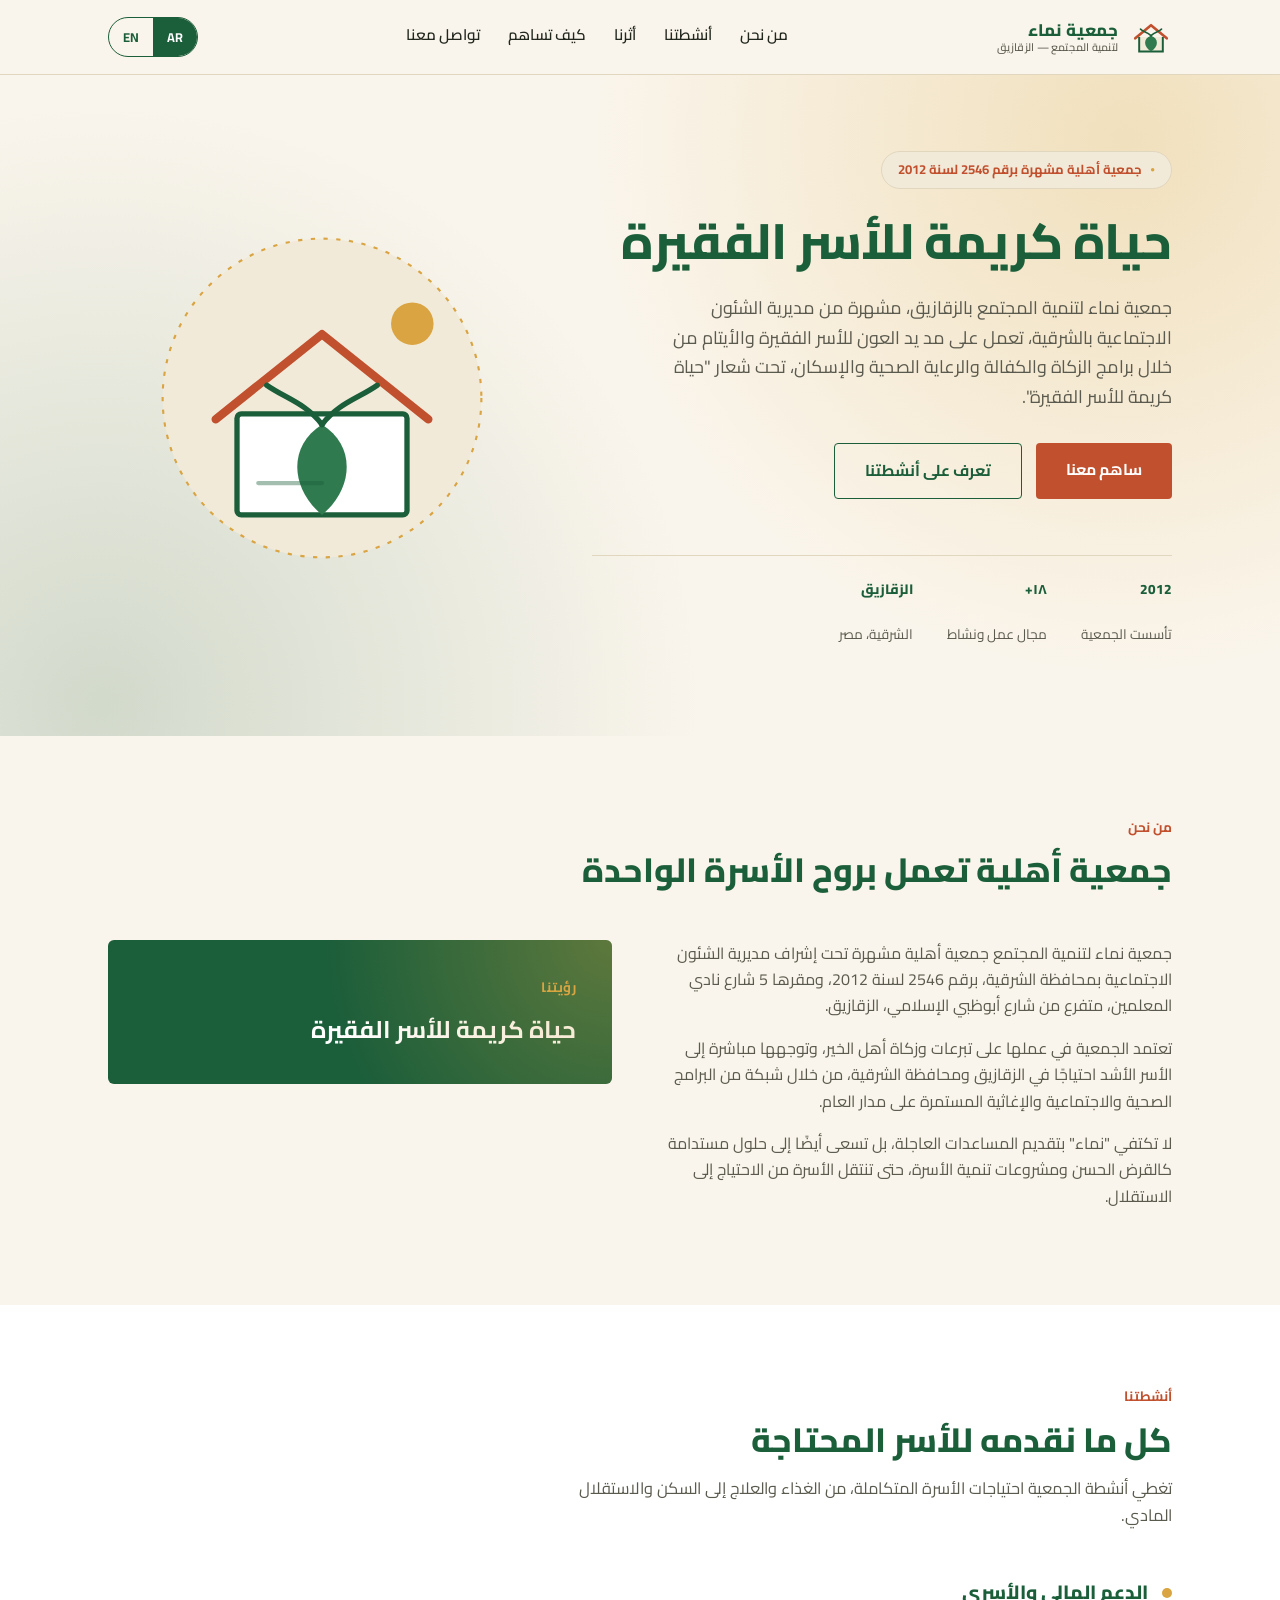
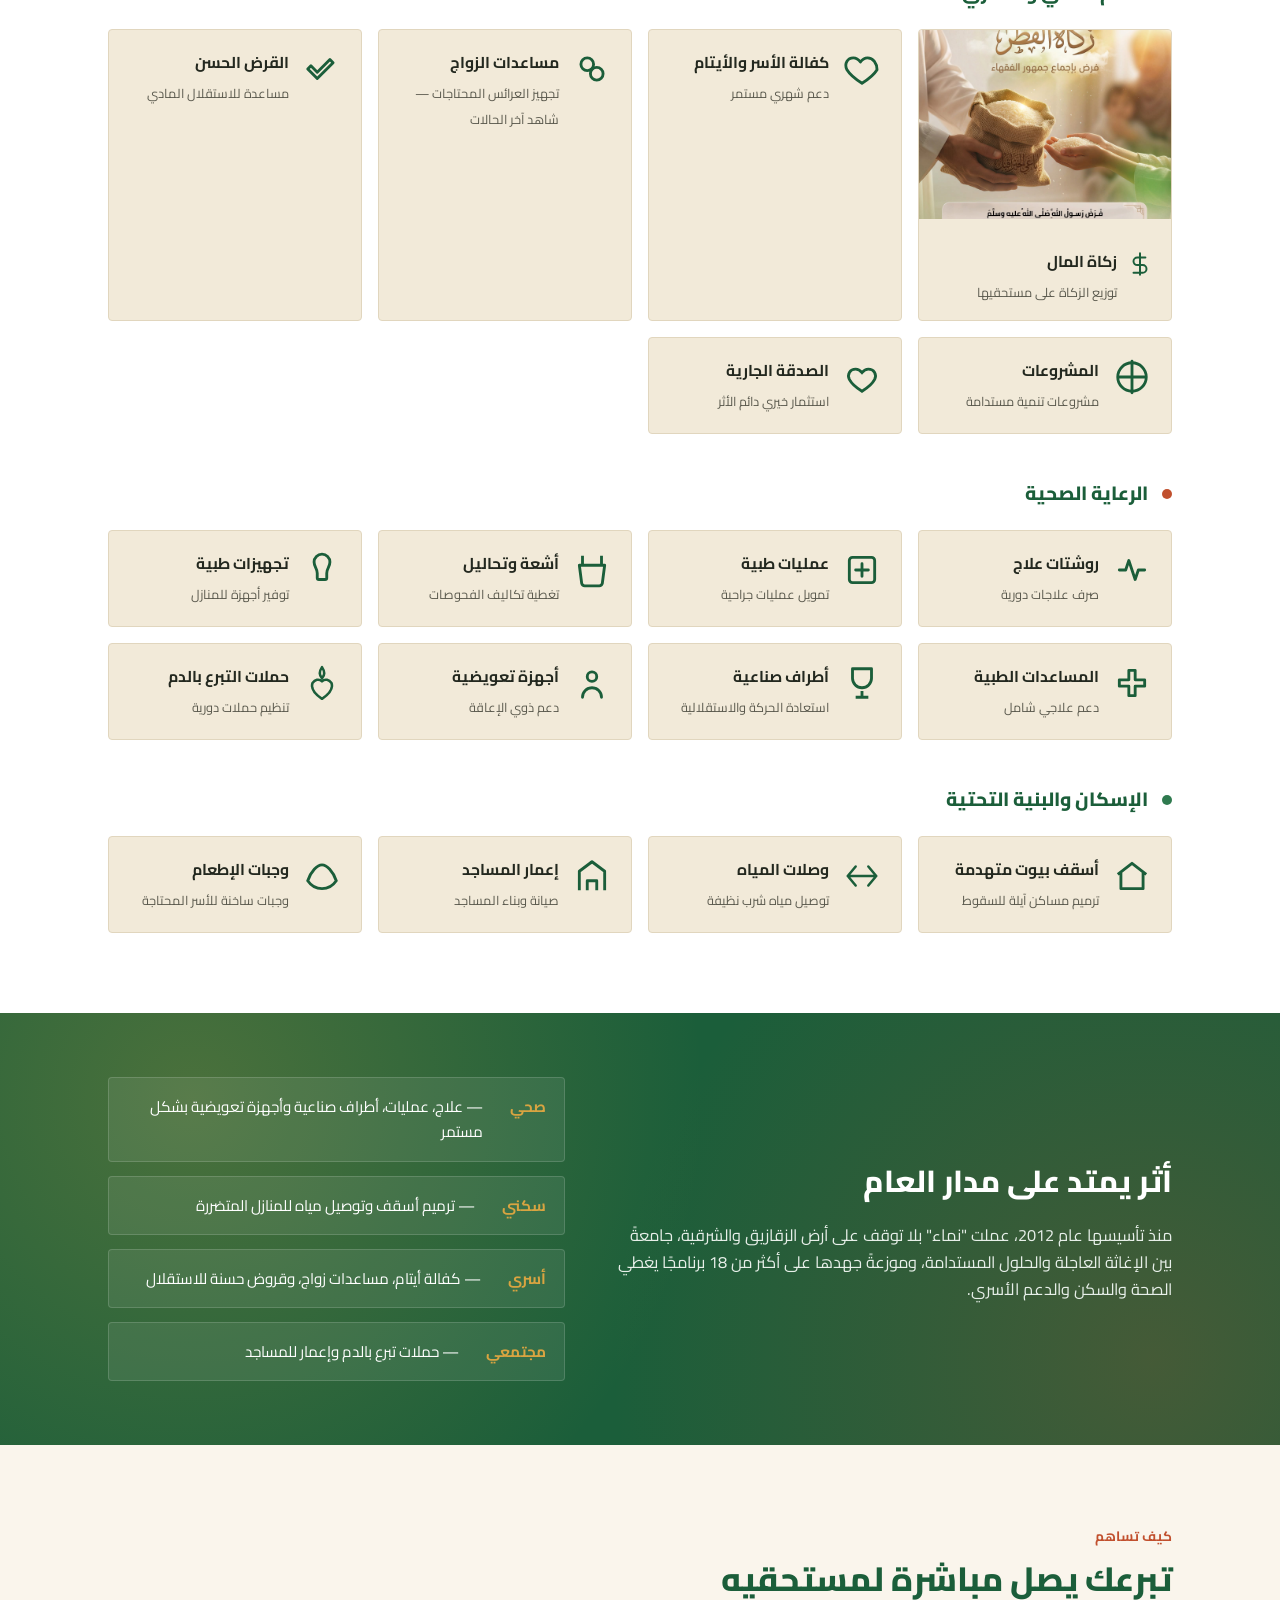
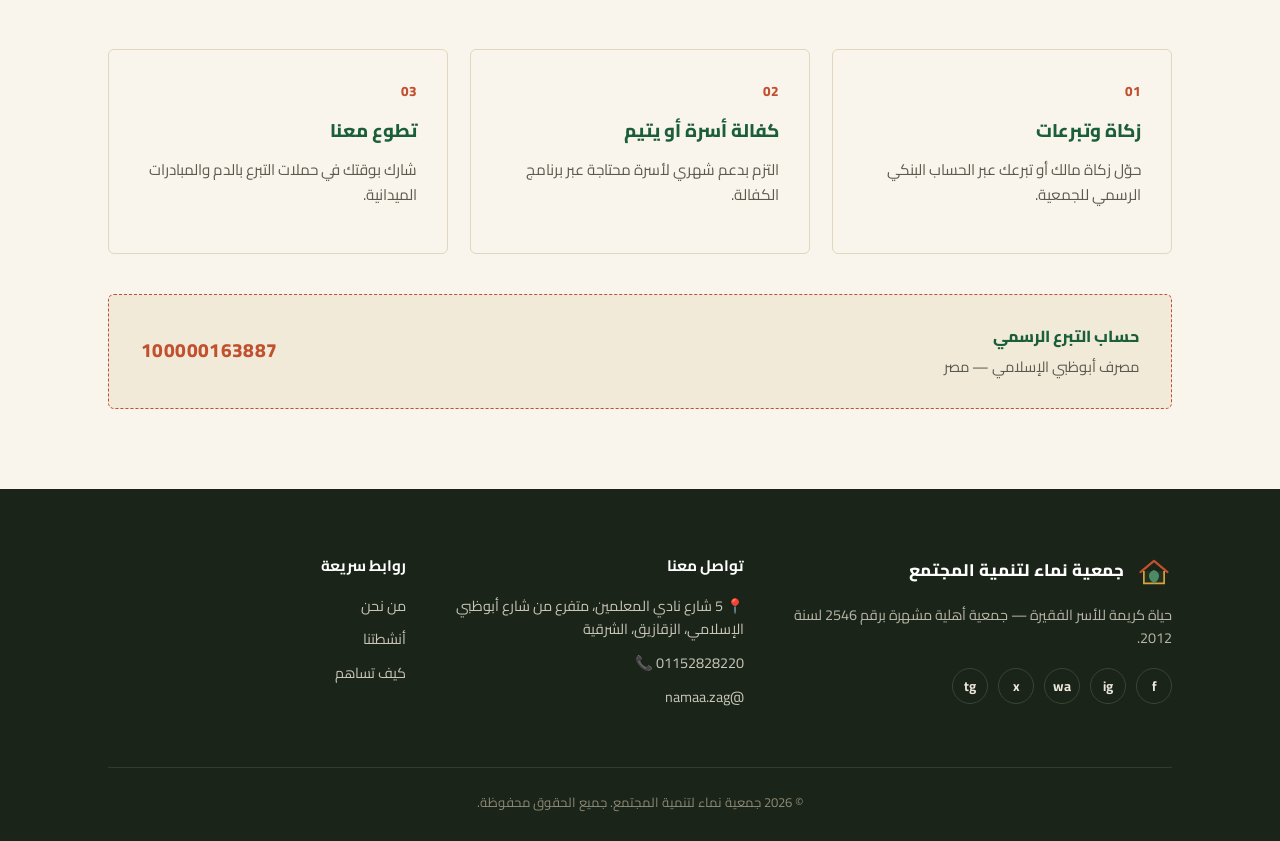
<file: index.html>
<!DOCTYPE html>
<html lang="ar" dir="rtl">
<head>
<meta charset="UTF-8">
<meta name="viewport" content="width=device-width, initial-scale=1.0">
<title>جمعية نماء لتنمية المجتمع | Namaa Association</title>
<link rel="preconnect" href="https://fonts.googleapis.com">
<link rel="preconnect" href="https://fonts.gstatic.com" crossorigin>
<link href="https://fonts.googleapis.com/css2?family=Cairo:wght@400;500;600;700;800&family=Zain:wght@400;700;800&display=swap" rel="stylesheet">
<link rel="stylesheet" href="styles.css">
</head>
<body class="lang-ar">

<header>
  <div class="nav-inner">
    <div class="brand">
      <svg class="brand-mark" viewBox="0 0 64 64" fill="none" xmlns="http://www.w3.org/2000/svg">
        <path d="M8 34 L32 14 L56 34" stroke="#C1502E" stroke-width="4" stroke-linecap="round" stroke-linejoin="round"/>
        <path d="M14 32 V54 H50 V32" fill="#F2EAD9" stroke="#1B5E3A" stroke-width="3"/>
        <path d="M32 54 C 20 46, 20 34, 32 30 C 44 34, 44 46, 32 54 Z" fill="#2F7A4F"/>
        <path d="M32 30 C 26 24, 20 24, 16 20" stroke="#1B5E3A" stroke-width="2.5" stroke-linecap="round" fill="none"/>
        <path d="M32 30 C 38 24, 44 24, 48 20" stroke="#1B5E3A" stroke-width="2.5" stroke-linecap="round" fill="none"/>
      </svg>
      <div class="brand-name">
        <span class="ar-only">جمعية نماء</span><span class="en-only">Namaa Association</span>
        <small class="ar-only">لتنمية المجتمع — الزقازيق</small>
        <small class="en-only">Community Development — Zagazig</small>
      </div>
    </div>
    <nav class="links">
      <a href="#about"><span class="ar-only">من نحن</span><span class="en-only">About</span></a>
      <a href="#programs"><span class="ar-only">أنشطتنا</span><span class="en-only">Programs</span></a>
      <a href="#impact"><span class="ar-only">أثرنا</span><span class="en-only">Impact</span></a>
      <a href="#help"><span class="ar-only">كيف تساهم</span><span class="en-only">Get Involved</span></a>
      <a href="#contact"><span class="ar-only">تواصل معنا</span><span class="en-only">Contact</span></a>
    </nav>
    <div class="nav-right">
      <div class="lang-toggle">
        <button id="btn-ar" class="active" onclick="setLang('ar')">AR</button>
        <button id="btn-en" onclick="setLang('en')">EN</button>
      </div>
    </div>
  </div>
</header>

<!-- ============ HERO ============ -->
<section class="hero">
  <div class="wrap hero-inner">
    <div>
      <span class="eyebrow-tag">
        <span class="ar-only">جمعية أهلية مشهرة برقم 2546 لسنة 2012</span>
        <span class="en-only">Registered Charity No. 2546 / 2012</span>
      </span>
      <h1 class="hero-title">
        <span class="ar-only">حياة كريمة للأسر الفقيرة</span>
        <span class="en-only">A dignified life for families in need</span>
      </h1>
      <p class="hero-sub">
        <span class="ar-only">جمعية نماء لتنمية المجتمع بالزقازيق، مشهرة من مديرية الشئون الاجتماعية بالشرقية، تعمل على مد يد العون للأسر الفقيرة والأيتام من خلال برامج الزكاة والكفالة والرعاية الصحية والإسكان، تحت شعار "حياة كريمة للأسر الفقيرة".</span>
        <span class="en-only">Namaa Association for Community Development, based in Zagazig and licensed by the Sharqia Directorate of Social Affairs, supports low‑income families and orphans through zakat distribution, sponsorship, healthcare, and housing assistance — guided by one goal: a dignified life for families in need.</span>
      </p>
      <div class="btn-row">
        <a href="#help" class="btn btn-primary"><span class="ar-only">ساهم معنا</span><span class="en-only">Support Our Work</span></a>
        <a href="#programs" class="btn btn-outline"><span class="ar-only">تعرف على أنشطتنا</span><span class="en-only">See Our Programs</span></a>
      </div>

      <div class="license-strip">
        <div><strong class="ar-only">2012</strong><strong class="en-only">2012</strong><br><span class="ar-only">تأسست الجمعية</span><span class="en-only">Founded</span></div>
        <div><strong class="ar-only">١٨+</strong><strong class="en-only">18+</strong><br><span class="ar-only">مجال عمل ونشاط</span><span class="en-only">Program areas</span></div>
        <div><strong class="ar-only">الزقازيق</strong><strong class="en-only">Zagazig</strong><br><span class="ar-only">الشرقية، مصر</span><span class="en-only">Sharqia, Egypt</span></div>
      </div>
    </div>

    <div class="hero-art">
      <svg viewBox="0 0 320 320" xmlns="http://www.w3.org/2000/svg">
        <circle cx="160" cy="160" r="150" fill="#F2EAD9"/>
        <circle cx="160" cy="160" r="150" fill="none" stroke="#D9A441" stroke-width="2" stroke-dasharray="4 8"/>
        <path d="M60 180 L160 100 L260 180" stroke="#C1502E" stroke-width="8" stroke-linecap="round" stroke-linejoin="round" fill="none"/>
        <rect x="80" y="175" width="160" height="95" rx="4" fill="#fff" stroke="#1B5E3A" stroke-width="5"/>
        <path d="M160 270 C 130 245, 128 205, 160 185 C 192 205, 190 245, 160 270 Z" fill="#2F7A4F"/>
        <path d="M160 185 C 145 165, 125 160, 108 148" stroke="#1B5E3A" stroke-width="5" stroke-linecap="round" fill="none"/>
        <path d="M160 185 C 175 165, 195 160, 212 148" stroke="#1B5E3A" stroke-width="5" stroke-linecap="round" fill="none"/>
        <circle cx="245" cy="90" r="20" fill="#D9A441"/>
        <path d="M100 240 h60" stroke="#1B5E3A" stroke-width="4" stroke-linecap="round" opacity="0.4"/>
      </svg>
    </div>
  </div>
</section>

<!-- ============ ABOUT ============ -->
<section class="section" id="about">
  <div class="wrap">
    <div class="section-head">
      <span class="kicker ar-only">من نحن</span>
      <span class="kicker en-only">Who We Are</span>
      <h2><span class="ar-only">جمعية أهلية تعمل بروح الأسرة الواحدة</span><span class="en-only">A community charity, run like one family</span></h2>
    </div>

    <div class="about-grid">
      <div class="about-text">
        <p class="ar-only">جمعية نماء لتنمية المجتمع جمعية أهلية مشهرة تحت إشراف مديرية الشئون الاجتماعية بمحافظة الشرقية، برقم 2546 لسنة 2012، ومقرها 5 شارع نادي المعلمين، متفرع من شارع أبوظبي الإسلامي، الزقازيق.</p>
        <p class="ar-only">تعتمد الجمعية في عملها على تبرعات وزكاة أهل الخير، وتوجهها مباشرة إلى الأسر الأشد احتياجًا في الزقازيق ومحافظة الشرقية، من خلال شبكة من البرامج الصحية والاجتماعية والإغاثية المستمرة على مدار العام.</p>
        <p class="ar-only">لا تكتفي "نماء" بتقديم المساعدات العاجلة، بل تسعى أيضًا إلى حلول مستدامة كالقرض الحسن ومشروعات تنمية الأسرة، حتى تنتقل الأسرة من الاحتياج إلى الاستقلال.</p>

        <p class="en-only">Namaa Association for Community Development is an officially licensed charity operating under the supervision of the Sharqia Directorate of Social Affairs, registered under No. 2546 of 2012. It is based at 5 Nadi El‑Moallemeen Street, off Abu Dhabi Islami Street, Zagazig.</p>
        <p class="en-only">The association channels donations and zakat from the community directly to the families most in need across Zagazig and the wider Sharqia governorate, through an ongoing network of health, social, and relief programs.</p>
        <p class="en-only">Beyond emergency aid, Namaa also invests in sustainable solutions — such as interest‑free loans (Qard Hassan) and family development projects — helping families move from dependency toward self‑sufficiency.</p>
      </div>

      <div class="vision-block">
        <h3 class="ar-only">رؤيتنا</h3>
        <h3 class="en-only">Our Vision</h3>
        <p class="ar-only">حياة كريمة للأسر الفقيرة</p>
        <p class="en-only">A dignified life for every struggling family</p>
      </div>
    </div>
  </div>
</section>

<!-- ============ PROGRAMS ============ -->
<section class="section section-alt" id="programs">
  <div class="wrap">
    <div class="section-head">
      <span class="kicker ar-only">أنشطتنا</span>
      <span class="kicker en-only">Our Programs</span>
      <h2><span class="ar-only">كل ما نقدمه للأسر المحتاجة</span><span class="en-only">Everything we offer families in need</span></h2>
      <p><span class="ar-only">تغطي أنشطة الجمعية احتياجات الأسرة المتكاملة، من الغذاء والعلاج إلى السكن والاستقلال المادي.</span><span class="en-only">Our programs cover a family's full range of needs — from food and healthcare to housing and financial independence.</span></p>
    </div>

    <div class="program-cats">

      <!-- Category: Financial & Family -->
      <div>
        <div class="cat-title">
          <span class="dot"></span>
          <h3><span class="ar-only">الدعم المالي والأسري</span><span class="en-only">Financial &amp; Family Support</span></h3>
        </div>
        <div class="prog-grid">
          <div class="prog-card prog-card--photo">
            <div class="prog-photo"><img src="[data-uri]" alt="زكاة الفطر / Zakat al-Fitr"></div>
            <div class="prog-body">
              <div class="prog-icon"><svg viewBox="0 0 24 24" fill="none"><path d="M12 2v20M17 6H9.5a3.5 3.5 0 000 7h5a3.5 3.5 0 010 7H6" stroke="currentColor" stroke-width="1.8" stroke-linecap="round"/></svg></div>
              <div><h4 class="ar-only">زكاة المال</h4><h4 class="en-only">Zakat Distribution</h4><span class="sub ar-only">توزيع الزكاة على مستحقيها</span><span class="sub en-only">Delivered to eligible families</span></div>
            </div>
          </div>
          <div class="prog-card">
            <div class="prog-icon"><svg viewBox="0 0 24 24" fill="none"><path d="M12 21s-7-4.35-9.5-8.5C.5 8.5 3 5 6.5 5c2 0 3.5 1.2 4.5 2.6C12 6.2 13.5 5 15.5 5 19 5 21.5 8.5 21.5 12.5 19 16.65 12 21 12 21z" stroke="currentColor" stroke-width="1.8" stroke-linejoin="round"/></svg></div>
            <div><h4 class="ar-only">كفالة الأسر والأيتام</h4><h4 class="en-only">Family &amp; Orphan Sponsorship</h4><span class="sub ar-only">دعم شهري مستمر</span><span class="sub en-only">Ongoing monthly support</span></div>
          </div>
          <a href="marriage-assistance.html" class="prog-card prog-card--link">
            <span class="go-arrow">›</span>
            <div class="prog-icon"><svg viewBox="0 0 24 24" fill="none"><circle cx="9" cy="9" r="4" stroke="currentColor" stroke-width="1.8"/><circle cx="15" cy="15" r="4" stroke="currentColor" stroke-width="1.8"/></svg></div>
            <div><h4 class="ar-only">مساعدات الزواج</h4><h4 class="en-only">Marriage Assistance</h4><span class="sub ar-only">تجهيز العرائس المحتاجات — شاهد آخر الحالات</span><span class="sub en-only">Helping young couples start out — see latest cases</span></div>
          </a>
          <div class="prog-card">
            <div class="prog-icon"><svg viewBox="0 0 24 24" fill="none"><path d="M3 12l2-2 4 4 8-8 2 2-10 10-6-6z" stroke="currentColor" stroke-width="1.8" stroke-linejoin="round"/></svg></div>
            <div><h4 class="ar-only">القرض الحسن</h4><h4 class="en-only">Qard Hassan (Interest‑Free Loans)</h4><span class="sub ar-only">مساعدة للاستقلال المادي</span><span class="sub en-only">A path toward independence</span></div>
          </div>
          <div class="prog-card">
            <div class="prog-icon"><svg viewBox="0 0 24 24" fill="none"><path d="M12 2v20M4 12h16" stroke="currentColor" stroke-width="1.8" stroke-linecap="round"/><circle cx="12" cy="12" r="9" stroke="currentColor" stroke-width="1.8"/></svg></div>
            <div><h4 class="ar-only">المشروعات</h4><h4 class="en-only">Development Projects</h4><span class="sub ar-only">مشروعات تنمية مستدامة</span><span class="sub en-only">Sustainable community initiatives</span></div>
          </div>
          <div class="prog-card">
            <div class="prog-icon"><svg viewBox="0 0 24 24" fill="none"><path d="M12 21s-6-3.7-8-7.5C2.5 10 4.5 7 8 7c1.8 0 3 1 4 2.2C13 8 14.2 7 16 7c3.5 0 5.5 3 4 6.5-2 3.8-8 7.5-8 7.5z" stroke="currentColor" stroke-width="1.8"/></svg></div>
            <div><h4 class="ar-only">الصدقة الجارية</h4><h4 class="en-only">Ongoing Charity (Sadaqah Jariyah)</h4><span class="sub ar-only">استثمار خيري دائم الأثر</span><span class="sub en-only">Long‑lasting charitable giving</span></div>
          </div>
        </div>
      </div>

      <!-- Category: Health -->
      <div>
        <div class="cat-title">
          <span class="dot" style="background:var(--terracotta)"></span>
          <h3><span class="ar-only">الرعاية الصحية</span><span class="en-only">Healthcare</span></h3>
        </div>
        <div class="prog-grid">
          <div class="prog-card">
            <div class="prog-icon"><svg viewBox="0 0 24 24" fill="none"><path d="M4 12h4l2-6 4 12 2-6h4" stroke="currentColor" stroke-width="1.8" stroke-linecap="round" stroke-linejoin="round"/></svg></div>
            <div><h4 class="ar-only">روشتات علاج</h4><h4 class="en-only">Medication Support</h4><span class="sub ar-only">صرف علاجات دورية</span><span class="sub en-only">Regular prescription coverage</span></div>
          </div>
          <div class="prog-card">
            <div class="prog-icon"><svg viewBox="0 0 24 24" fill="none"><rect x="4" y="4" width="16" height="16" rx="2" stroke="currentColor" stroke-width="1.8"/><path d="M12 8v8M8 12h8" stroke="currentColor" stroke-width="1.8" stroke-linecap="round"/></svg></div>
            <div><h4 class="ar-only">عمليات طبية</h4><h4 class="en-only">Medical Operations</h4><span class="sub ar-only">تمويل عمليات جراحية</span><span class="sub en-only">Funding critical surgeries</span></div>
          </div>
          <div class="prog-card">
            <div class="prog-icon"><svg viewBox="0 0 24 24" fill="none"><path d="M6 3v6M18 3v6M4 9h16l-1.5 11.5a2 2 0 01-2 1.5H7.5a2 2 0 01-2-1.5L4 9z" stroke="currentColor" stroke-width="1.8" stroke-linejoin="round"/></svg></div>
            <div><h4 class="ar-only">أشعة وتحاليل</h4><h4 class="en-only">X‑Rays &amp; Lab Tests</h4><span class="sub ar-only">تغطية تكاليف الفحوصات</span><span class="sub en-only">Covering diagnostic costs</span></div>
          </div>
          <div class="prog-card">
            <div class="prog-icon"><svg viewBox="0 0 24 24" fill="none"><path d="M12 2a5 5 0 015 5c0 3-2 4-2 7v3a1 1 0 01-1 1H10a1 1 0 01-1-1v-3c0-3-2-4-2-7a5 5 0 015-5z" stroke="currentColor" stroke-width="1.8"/></svg></div>
            <div><h4 class="ar-only">تجهيزات طبية</h4><h4 class="en-only">Medical Equipment</h4><span class="sub ar-only">توفير أجهزة للمنازل</span><span class="sub en-only">Home‑care equipment provision</span></div>
          </div>
          <div class="prog-card">
            <div class="prog-icon"><svg viewBox="0 0 24 24" fill="none"><path d="M10 4h4v6h6v4h-6v6h-4v-6H4v-4h6V4z" stroke="currentColor" stroke-width="1.8" stroke-linejoin="round"/></svg></div>
            <div><h4 class="ar-only">المساعدات الطبية</h4><h4 class="en-only">General Medical Aid</h4><span class="sub ar-only">دعم علاجي شامل</span><span class="sub en-only">Comprehensive care support</span></div>
          </div>
          <div class="prog-card">
            <div class="prog-icon"><svg viewBox="0 0 24 24" fill="none"><path d="M8 21h8M12 17v4M6 3h12v6a6 6 0 01-12 0V3z" stroke="currentColor" stroke-width="1.8" stroke-linejoin="round"/></svg></div>
            <div><h4 class="ar-only">أطراف صناعية</h4><h4 class="en-only">Prosthetic Limbs</h4><span class="sub ar-only">استعادة الحركة والاستقلالية</span><span class="sub en-only">Restoring mobility and dignity</span></div>
          </div>
          <div class="prog-card">
            <div class="prog-icon"><svg viewBox="0 0 24 24" fill="none"><circle cx="12" cy="8" r="3" stroke="currentColor" stroke-width="1.8"/><path d="M6 21a6 6 0 0112 0" stroke="currentColor" stroke-width="1.8" stroke-linecap="round"/></svg></div>
            <div><h4 class="ar-only">أجهزة تعويضية</h4><h4 class="en-only">Assistive Devices</h4><span class="sub ar-only">دعم ذوي الإعاقة</span><span class="sub en-only">Supporting people with disabilities</span></div>
          </div>
          <div class="prog-card">
            <div class="prog-icon"><svg viewBox="0 0 24 24" fill="none"><path d="M12 2c-2 3-2 5 0 7 2-2 2-4 0-7zM6 12c-1 3 0 6 6 10 6-4 7-7 6-10-1.5-2-4-3-6-1-2-2-4.5-1-6 1z" stroke="currentColor" stroke-width="1.6" stroke-linejoin="round"/></svg></div>
            <div><h4 class="ar-only">حملات التبرع بالدم</h4><h4 class="en-only">Blood Donation Drives</h4><span class="sub ar-only">تنظيم حملات دورية</span><span class="sub en-only">Regular community campaigns</span></div>
          </div>
        </div>
      </div>

      <!-- Category: Housing & Infrastructure -->
      <div>
        <div class="cat-title">
          <span class="dot" style="background:var(--green-soft)"></span>
          <h3><span class="ar-only">الإسكان والبنية التحتية</span><span class="en-only">Housing &amp; Infrastructure</span></h3>
        </div>
        <div class="prog-grid">
          <div class="prog-card">
            <div class="prog-icon"><svg viewBox="0 0 24 24" fill="none"><path d="M3 11l9-7 9 7M5 10v10h14V10" stroke="currentColor" stroke-width="1.8" stroke-linejoin="round"/></svg></div>
            <div><h4 class="ar-only">أسقف بيوت متهدمة</h4><h4 class="en-only">Roofing for Collapsed Homes</h4><span class="sub ar-only">ترميم مساكن آيلة للسقوط</span><span class="sub en-only">Repairing homes at risk</span></div>
          </div>
          <div class="prog-card">
            <div class="prog-icon"><svg viewBox="0 0 24 24" fill="none"><path d="M3 12h18M8 6l-5 6 5 6M16 6l5 6-5 6" stroke="currentColor" stroke-width="1.6" stroke-linecap="round" stroke-linejoin="round"/></svg></div>
            <div><h4 class="ar-only">وصلات المياه</h4><h4 class="en-only">Water Connections</h4><span class="sub ar-only">توصيل مياه شرب نظيفة</span><span class="sub en-only">Bringing clean water to homes</span></div>
          </div>
          <div class="prog-card">
            <div class="prog-icon"><svg viewBox="0 0 24 24" fill="none"><path d="M4 21V9l8-6 8 6v12M9 21v-6h6v6" stroke="currentColor" stroke-width="1.8" stroke-linejoin="round"/><path d="M12 3l-1 1" stroke="currentColor" stroke-width="1.8"/></svg></div>
            <div><h4 class="ar-only">إعمار المساجد</h4><h4 class="en-only">Mosque Restoration</h4><span class="sub ar-only">صيانة وبناء المساجد</span><span class="sub en-only">Building and maintaining mosques</span></div>
          </div>
          <div class="prog-card">
            <div class="prog-icon"><svg viewBox="0 0 24 24" fill="none"><path d="M3 15c2-6 6-10 9-10s7 4 9 10c-2 3-5 5-9 5s-7-2-9-5z" stroke="currentColor" stroke-width="1.8"/></svg></div>
            <div><h4 class="ar-only">وجبات الإطعام</h4><h4 class="en-only">Meal Distribution</h4><span class="sub ar-only">وجبات ساخنة للأسر المحتاجة</span><span class="sub en-only">Hot meals for families in need</span></div>
          </div>
        </div>
      </div>

    </div>
  </div>
</section>

<!-- ============ IMPACT ============ -->
<section class="impact-strip" id="impact">
  <div class="wrap impact-inner">
    <div>
      <h2><span class="ar-only">أثر يمتد على مدار العام</span><span class="en-only">Impact that runs all year round</span></h2>
      <p>
        <span class="ar-only">منذ تأسيسها عام 2012، عملت "نماء" بلا توقف على أرض الزقازيق والشرقية، جامعةً بين الإغاثة العاجلة والحلول المستدامة، وموزعةً جهدها على أكثر من 18 برنامجًا يغطي الصحة والسكن والدعم الأسري.</span>
        <span class="en-only">Since 2012, Namaa has worked without pause across Zagazig and Sharqia — pairing urgent relief with sustainable solutions, through more than 18 programs spanning health, housing, and family support.</span>
      </p>
    </div>
    <ul class="impact-list">
      <li><b class="ar-only">صحي</b><b class="en-only">Health</b>&nbsp;<span class="ar-only">— علاج، عمليات، أطراف صناعية وأجهزة تعويضية بشكل مستمر</span><span class="en-only">— ongoing medication, surgeries, and prosthetic/assistive devices</span></li>
      <li><b class="ar-only">سكني</b><b class="en-only">Housing</b>&nbsp;<span class="ar-only">— ترميم أسقف وتوصيل مياه للمنازل المتضررة</span><span class="en-only">— roof repairs and water connections for damaged homes</span></li>
      <li><b class="ar-only">أسري</b><b class="en-only">Family</b>&nbsp;<span class="ar-only">— كفالة أيتام، مساعدات زواج، وقروض حسنة للاستقلال</span><span class="en-only">— orphan sponsorship, marriage aid, and interest‑free loans</span></li>
      <li><b class="ar-only">مجتمعي</b><b class="en-only">Community</b>&nbsp;<span class="ar-only">— حملات تبرع بالدم وإعمار للمساجد</span><span class="en-only">— blood drives and mosque restoration</span></li>
    </ul>
  </div>
</section>

<!-- ============ HOW TO HELP ============ -->
<section class="section" id="help">
  <div class="wrap">
    <div class="section-head">
      <span class="kicker ar-only">كيف تساهم</span>
      <span class="kicker en-only">How to Help</span>
      <h2><span class="ar-only">تبرعك يصل مباشرة لمستحقيه</span><span class="en-only">Your donation reaches those who need it</span></h2>
    </div>

    <div class="help-grid">
      <div class="help-card">
        <span class="num">01</span>
        <h3><span class="ar-only">زكاة وتبرعات</span><span class="en-only">Zakat &amp; Donations</span></h3>
        <p><span class="ar-only">حوّل زكاة مالك أو تبرعك عبر الحساب البنكي الرسمي للجمعية.</span><span class="en-only">Send your zakat or donation directly through the association's official bank account.</span></p>
      </div>
      <div class="help-card">
        <span class="num">02</span>
        <h3><span class="ar-only">كفالة أسرة أو يتيم</span><span class="en-only">Sponsor a Family or Orphan</span></h3>
        <p><span class="ar-only">التزم بدعم شهري لأسرة محتاجة عبر برنامج الكفالة.</span><span class="en-only">Commit to ongoing monthly support for a family through our sponsorship program.</span></p>
      </div>
      <div class="help-card">
        <span class="num">03</span>
        <h3><span class="ar-only">تطوع معنا</span><span class="en-only">Volunteer With Us</span></h3>
        <p><span class="ar-only">شارك بوقتك في حملات التبرع بالدم والمبادرات الميدانية.</span><span class="en-only">Give your time to our blood drives and on‑the‑ground initiatives.</span></p>
      </div>
    </div>

    <div class="donate-box">
      <div>
        <h4><span class="ar-only">حساب التبرع الرسمي</span><span class="en-only">Official Donation Account</span></h4>
        <p><span class="ar-only">مصرف أبوظبي الإسلامي — مصر</span><span class="en-only">Abu Dhabi Islami Bank — Egypt</span></p>
      </div>
      <div class="acct">100000163887</div>
    </div>
  </div>
</section>

<!-- ============ FOOTER / CONTACT ============ -->
<footer id="contact">
  <div class="wrap">
    <div class="footer-grid">
      <div>
        <div class="footer-brand">
          <svg class="brand-mark" viewBox="0 0 64 64" fill="none" xmlns="http://www.w3.org/2000/svg">
            <path d="M8 34 L32 14 L56 34" stroke="#C1502E" stroke-width="4" stroke-linecap="round" stroke-linejoin="round"/>
            <path d="M14 32 V54 H50 V32" fill="#22301D" stroke="#D9A441" stroke-width="3"/>
            <path d="M32 54 C 20 46, 20 34, 32 30 C 44 34, 44 46, 32 54 Z" fill="#4E8A63"/>
          </svg>
          <span class="ar-only">جمعية نماء لتنمية المجتمع</span>
          <span class="en-only">Namaa Association</span>
        </div>
        <p><span class="ar-only">حياة كريمة للأسر الفقيرة — جمعية أهلية مشهرة برقم 2546 لسنة 2012.</span><span class="en-only">A dignified life for families in need — a licensed charity, registration No. 2546 / 2012.</span></p>
        <div class="social-row">
          <a href="#" title="Facebook">f</a>
          <a href="#" title="Instagram">ig</a>
          <a href="#" title="WhatsApp">wa</a>
          <a href="#" title="X">x</a>
          <a href="#" title="Telegram">tg</a>
        </div>
      </div>

      <div>
        <h5><span class="ar-only">تواصل معنا</span><span class="en-only">Contact</span></h5>
        <ul>
          <li>📍 <span class="ar-only">5 شارع نادي المعلمين، متفرع من شارع أبوظبي الإسلامي، الزقازيق، الشرقية</span><span class="en-only">5 Nadi El‑Moallemeen St., off Abu Dhabi Islami St., Zagazig, Sharqia</span></li>
          <li style="direction:ltr; text-align:right">📞 01152828220</li>
          <li>@namaa.zag</li>
        </ul>
      </div>

      <div>
        <h5><span class="ar-only">روابط سريعة</span><span class="en-only">Quick Links</span></h5>
        <ul>
          <li><a href="#about"><span class="ar-only">من نحن</span><span class="en-only">About Us</span></a></li>
          <li><a href="#programs"><span class="ar-only">أنشطتنا</span><span class="en-only">Programs</span></a></li>
          <li><a href="#help"><span class="ar-only">كيف تساهم</span><span class="en-only">How to Help</span></a></li>
        </ul>
      </div>
    </div>

    <div class="footer-bottom">
      <span class="ar-only">© 2026 جمعية نماء لتنمية المجتمع. جميع الحقوق محفوظة.</span>
      <span class="en-only">© 2026 Namaa Association for Community Development. All rights reserved.</span>
    </div>
  </div>
</footer>

<script>
  function setLang(lang){
    document.body.className = 'lang-' + lang;
    document.documentElement.lang = lang;
    document.documentElement.dir = (lang === 'ar') ? 'rtl' : 'ltr';
    document.getElementById('btn-ar').classList.toggle('active', lang==='ar');
    document.getElementById('btn-en').classList.toggle('active', lang==='en');
  }

  // scroll reveal
  const observer = new IntersectionObserver((entries)=>{
    entries.forEach(e=>{ if(e.isIntersecting){ e.target.classList.add('show'); } });
  }, {threshold:0.1});
  document.querySelectorAll('.section-head, .prog-card, .help-card').forEach(el=>{
    el.classList.add('reveal');
    observer.observe(el);
  });
</script>

</body>
</html>
</file>
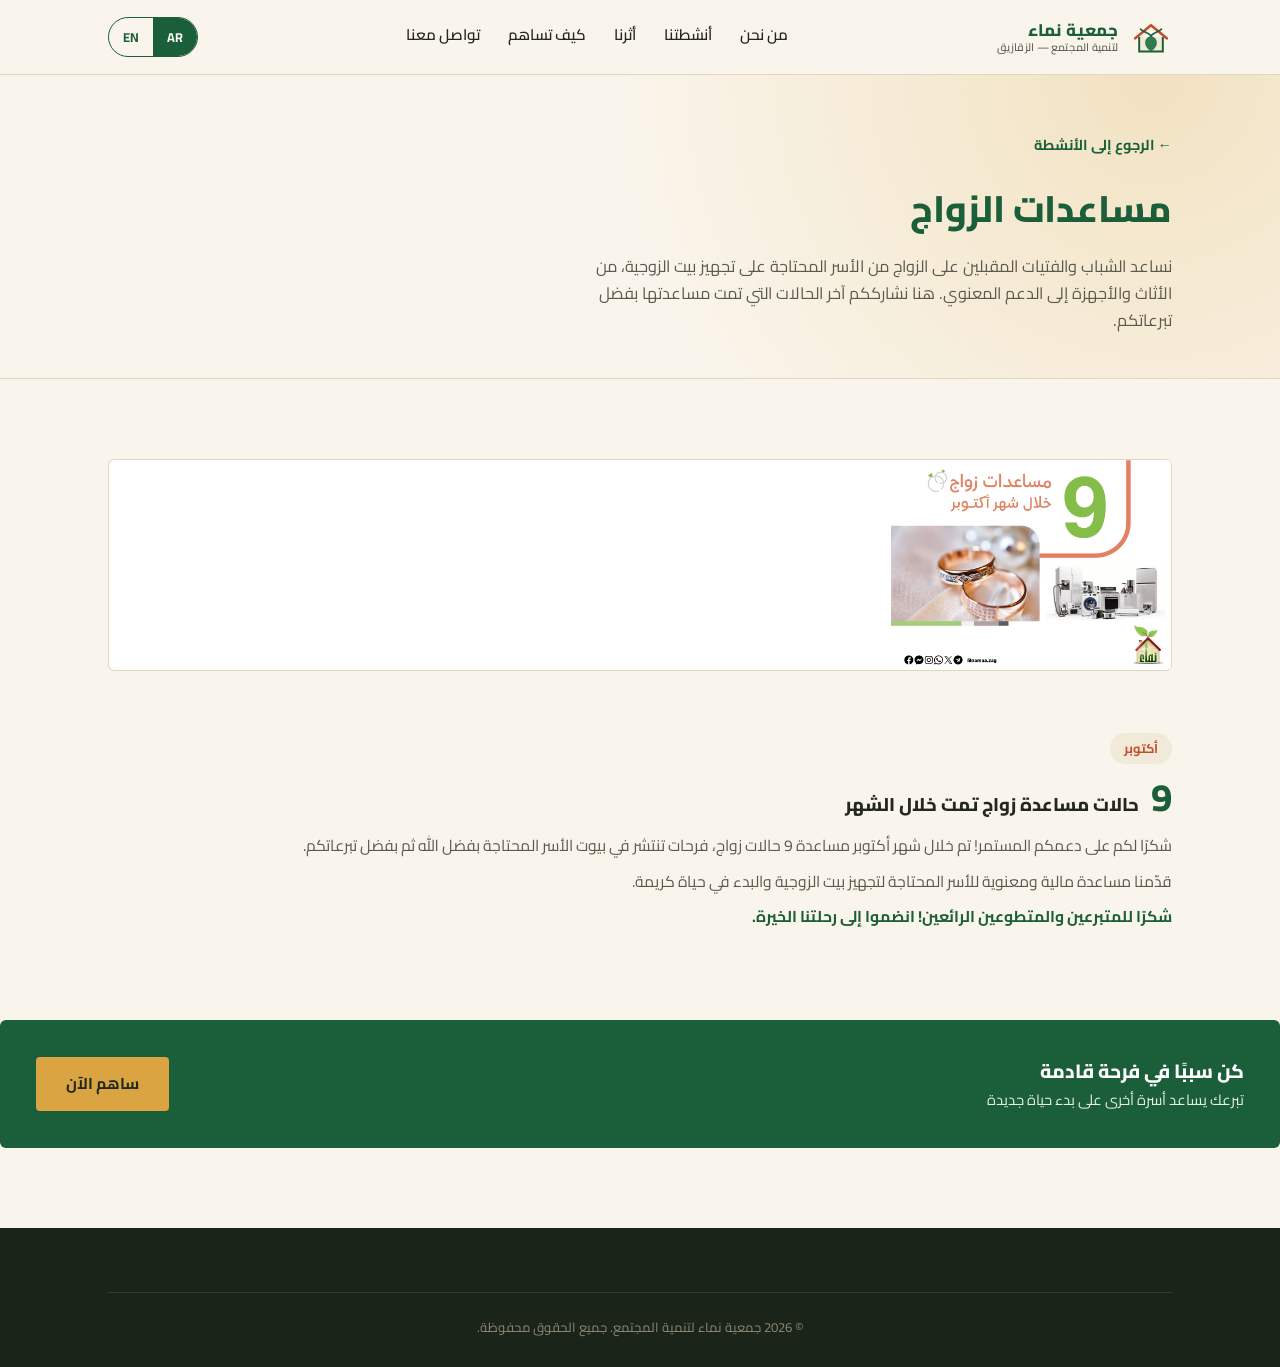
<file: marriage-assistance.html>
<!DOCTYPE html>
<html lang="ar" dir="rtl">
<head>
<meta charset="UTF-8">
<meta name="viewport" content="width=device-width, initial-scale=1.0">
<title>مساعدات الزواج | Marriage Assistance — جمعية نماء</title>
<link rel="preconnect" href="https://fonts.googleapis.com">
<link rel="preconnect" href="https://fonts.gstatic.com" crossorigin>
<link href="https://fonts.googleapis.com/css2?family=Cairo:wght@400;500;600;700;800&display=swap" rel="stylesheet">
<link rel="stylesheet" href="styles.css">
</head>
<body class="lang-ar">

<header>
  <div class="nav-inner">
    <div class="brand">
      <svg class="brand-mark" viewBox="0 0 64 64" fill="none" xmlns="http://www.w3.org/2000/svg">
        <path d="M8 34 L32 14 L56 34" stroke="#C1502E" stroke-width="4" stroke-linecap="round" stroke-linejoin="round"/>
        <path d="M14 32 V54 H50 V32" fill="#F2EAD9" stroke="#1B5E3A" stroke-width="3"/>
        <path d="M32 54 C 20 46, 20 34, 32 30 C 44 34, 44 46, 32 54 Z" fill="#2F7A4F"/>
        <path d="M32 30 C 26 24, 20 24, 16 20" stroke="#1B5E3A" stroke-width="2.5" stroke-linecap="round" fill="none"/>
        <path d="M32 30 C 38 24, 44 24, 48 20" stroke="#1B5E3A" stroke-width="2.5" stroke-linecap="round" fill="none"/>
      </svg>
      <div class="brand-name">
        <span class="ar-only">جمعية نماء</span><span class="en-only">Namaa Association</span>
        <small class="ar-only">لتنمية المجتمع — الزقازيق</small>
        <small class="en-only">Community Development — Zagazig</small>
      </div>
    </div>
    <nav class="links">
      <a href="index.html#about"><span class="ar-only">من نحن</span><span class="en-only">About</span></a>
      <a href="index.html#programs"><span class="ar-only">أنشطتنا</span><span class="en-only">Programs</span></a>
      <a href="index.html#impact"><span class="ar-only">أثرنا</span><span class="en-only">Impact</span></a>
      <a href="index.html#help"><span class="ar-only">كيف تساهم</span><span class="en-only">Get Involved</span></a>
      <a href="index.html#contact"><span class="ar-only">تواصل معنا</span><span class="en-only">Contact</span></a>
    </nav>
    <div class="nav-right">
      <div class="lang-toggle">
        <button id="btn-ar" class="active" onclick="setLang('ar')">AR</button>
        <button id="btn-en" onclick="setLang('en')">EN</button>
      </div>
    </div>
  </div>
</header>

<section class="page-hero">
  <div class="wrap">
    <a href="index.html#programs" class="back-link">
      <span class="ar-only">← الرجوع إلى الأنشطة</span>
      <span class="en-only">→ Back to Programs</span>
    </a>
    <h1><span class="ar-only">مساعدات الزواج</span><span class="en-only">Marriage Assistance</span></h1>
    <p>
      <span class="ar-only">نساعد الشباب والفتيات المقبلين على الزواج من الأسر المحتاجة على تجهيز بيت الزوجية، من الأثاث والأجهزة إلى الدعم المعنوي. هنا نشارككم آخر الحالات التي تمت مساعدتها بفضل تبرعاتكم.</span>
      <span class="en-only">We help young men and women from families in need prepare for marriage — furnishing a new home with furniture and appliances, alongside moral support. Here we share the latest cases helped thanks to your donations.</span>
    </p>
  </div>
</section>

<section class="section">
  <div class="wrap">
    <div class="updates-list">

      <div class="update-card">
          <img src="[data-uri]" alt="مساعدات زواج - أكتوبر">
        </div>
        <div class="update-body">
          <span class="update-date"><span class="ar-only">أكتوبر</span><span class="en-only">October</span></span>
          <div class="update-headline">
            <span class="big-num">9</span>
            <h3><span class="ar-only">حالات مساعدة زواج تمت خلال الشهر</span><span class="en-only">Marriage assistance cases completed this month</span></h3>
          </div>
          <p class="ar-only">شكرًا لكم على دعمكم المستمر! تم خلال شهر أكتوبر مساعدة 9 حالات زواج، فرحات تنتشر في بيوت الأسر المحتاجة بفضل الله ثم بفضل تبرعاتكم.</p>
          <p class="en-only">Thank you for your continued support! During October, 9 marriage assistance cases were completed — 9 moments of joy brought to families in need, made possible by God's grace and your generosity.</p>
          <p class="ar-only">قدّمنا مساعدة مالية ومعنوية للأسر المحتاجة لتجهيز بيت الزوجية والبدء في حياة كريمة.</p>
          <p class="en-only">We provided financial and moral support to help these families furnish their new homes and start a dignified married life.</p>
          <p class="thanks ar-only">شكرًا للمتبرعين والمتطوعين الرائعين! انضموا إلى رحلتنا الخيرة.</p>
          <p class="thanks en-only">Thank you to our wonderful donors and volunteers! Join us on this journey of giving.</p>
        </div>
      </div>

    </div>

    <div class="cta-banner">
      <div>
        <h4><span class="ar-only">كن سببًا في فرحة قادمة</span><span class="en-only">Be the reason for the next celebration</span></h4>
        <p><span class="ar-only">تبرعك يساعد أسرة أخرى على بدء حياة جديدة</span><span class="en-only">Your donation helps another family start a new life together</span></p>
      </div>
      <a href="index.html#help" class="btn btn-primary" style="background:var(--gold); color:var(--ink)">
        <span class="ar-only">ساهم الآن</span><span class="en-only">Donate Now</span>
      </a>
    </div>
  </div>
</section>

<footer>
  <div class="wrap">
    <div class="footer-bottom">
      <span class="ar-only">© 2026 جمعية نماء لتنمية المجتمع. جميع الحقوق محفوظة.</span>
      <span class="en-only">© 2026 Namaa Association for Community Development. All rights reserved.</span>
    </div>
  </div>
</footer>

<script>
  function setLang(lang){
    document.body.className = 'lang-' + lang;
    document.documentElement.lang = lang;
    document.documentElement.dir = (lang === 'ar') ? 'rtl' : 'ltr';
    document.getElementById('btn-ar').classList.toggle('active', lang==='ar');
    document.getElementById('btn-en').classList.toggle('active', lang==='en');
  }
</script>

</body>
</html>
</file>
<file: styles.css>
:root{
    --green-deep:#1B5E3A;
    --green-soft:#2F7A4F;
    --sand:#FAF5EC;
    --card:#F2EAD9;
    --terracotta:#C1502E;
    --gold:#D9A441;
    --ink:#23281F;
    --ink-soft:#5B5A4E;
    --line:#E1D6BE;
    --radius: 4px;
  }

  *{box-sizing:border-box; margin:0; padding:0;}

  html{scroll-behavior:smooth;}

  body{
    background:var(--sand);
    color:var(--ink);
    font-family:'Cairo', sans-serif;
    line-height:1.65;
    overflow-x:hidden;
  }

  body.lang-en{direction:ltr;}
  html:has(body.lang-en){direction:ltr;}

  /* language visibility */
  .ar-only, .en-only{display:block;}
  body.lang-en .ar-only{display:none;}
  body.lang-ar .en-only{display:none;}
  span.ar-only, span.en-only{display:inline;}
  body.lang-en span.ar-only{display:none;}
  body.lang-ar span.en-only{display:none;}

  a{color:inherit; text-decoration:none;}
  ul{list-style:none;}
  img{max-width:100%; display:block;}

  .wrap{
    max-width:1120px;
    margin:0 auto;
    padding:0 28px;
  }

  /* ============ HEADER ============ */
  header{
    position:sticky; top:0; z-index:50;
    background:rgba(250,245,236,0.92);
    backdrop-filter: blur(8px);
    border-bottom:1px solid var(--line);
  }
  .nav-inner{
    display:flex; align-items:center; justify-content:space-between;
    padding:16px 28px;
    max-width:1120px; margin:0 auto;
    gap:16px;
  }
  .brand{display:flex; align-items:center; gap:12px;}
  .brand-mark{width:42px; height:42px; flex-shrink:0;}
  .brand-name{font-weight:800; font-size:1.05rem; color:var(--green-deep); line-height:1.2;}
  .brand-name small{display:block; font-weight:500; font-size:0.68rem; color:var(--ink-soft); letter-spacing:0.02em;}

  nav.links{display:flex; gap:28px; font-weight:600; font-size:0.95rem;}
  nav.links a{color:var(--ink); border-bottom:2px solid transparent; padding-bottom:3px; transition:border-color .2s;}
  nav.links a:hover{border-color:var(--gold);}

  .nav-right{display:flex; align-items:center; gap:14px;}

  .lang-toggle{
    display:flex; border:1.5px solid var(--green-deep); border-radius:20px; overflow:hidden;
    font-size:0.8rem; font-weight:700; cursor:pointer;
  }
  .lang-toggle button{
    padding:7px 14px; border:none; background:transparent; color:var(--green-deep); cursor:pointer;
    font-family:inherit; font-weight:700; font-size:0.8rem;
  }
  .lang-toggle button.active{background:var(--green-deep); color:#fff;}

  .menu-btn{display:none;}

  @media (max-width:820px){
    nav.links{display:none;}
    .menu-btn{display:block; background:none; border:none; font-size:1.4rem; cursor:pointer; color:var(--green-deep);}
  }

  /* ============ HERO ============ */
  .hero{
    position:relative;
    padding:76px 0 90px;
    background:
      radial-gradient(circle at 88% 10%, rgba(217,169,65,0.28), transparent 42%),
      radial-gradient(circle at 8% 95%, rgba(27,94,58,0.18), transparent 45%),
      var(--sand);
    overflow:hidden;
  }
  .hero-inner{
    display:grid; grid-template-columns: 1.15fr 0.85fr; gap:56px; align-items:center;
  }
  @media (max-width:900px){ .hero-inner{grid-template-columns:1fr;} }

  .eyebrow-tag{
    display:inline-flex; align-items:center; gap:8px;
    background:var(--card); border:1px solid var(--line);
    padding:7px 16px; border-radius:20px; font-size:0.82rem; font-weight:700; color:var(--terracotta);
    margin-bottom:22px;
  }
  .eyebrow-tag::before{content:"●"; font-size:0.5rem; color:var(--gold);}

  h1.hero-title{
    font-size:3.1rem; font-weight:800; color:var(--green-deep); line-height:1.22; margin-bottom:22px;
    letter-spacing:-0.01em;
  }
  @media (max-width:900px){ h1.hero-title{font-size:2.2rem;} }

  .hero-sub{font-size:1.12rem; color:var(--ink-soft); max-width:520px; margin-bottom:32px;}

  .btn-row{display:flex; gap:14px; flex-wrap:wrap;}
  .btn{
    display:inline-block; padding:14px 30px; border-radius:4px; font-weight:700; font-size:0.98rem;
    transition:transform .15s ease, box-shadow .15s ease;
  }
  .btn-primary{background:var(--terracotta); color:#fff;}
  .btn-primary:hover{transform:translateY(-2px); box-shadow:0 8px 20px rgba(193,80,46,0.3);}
  .btn-outline{border:1.5px solid var(--green-deep); color:var(--green-deep);}
  .btn-outline:hover{background:var(--green-deep); color:#fff;}

  .hero-art{
    position:relative; display:flex; justify-content:center; align-items:center;
  }
  .hero-art svg{width:100%; max-width:340px; height:auto;}

  .license-strip{
    margin-top:56px; padding-top:22px; border-top:1px solid var(--line);
    display:flex; gap:34px; flex-wrap:wrap; align-items:center;
    font-size:0.85rem; color:var(--ink-soft);
  }
  .license-strip strong{color:var(--green-deep); font-weight:800;}

  /* ============ SECTION HEADERS ============ */
  .section{padding:80px 0;}
  .section-alt{background:#fff;}
  .section-head{max-width:640px; margin-bottom:48px;}
  .section-head .kicker{color:var(--terracotta); font-weight:700; font-size:0.85rem; margin-bottom:10px; display:block;}
  .section-head h2{font-size:2.1rem; font-weight:800; color:var(--green-deep); line-height:1.3; margin-bottom:14px;}
  .section-head p{color:var(--ink-soft); font-size:1.02rem;}
  .center{text-align:center; margin-left:auto; margin-right:auto;}

  /* ============ ABOUT ============ */
  .about-grid{display:grid; grid-template-columns:1fr 1fr; gap:56px; align-items:start;}
  @media (max-width:860px){ .about-grid{grid-template-columns:1fr;} }
  .about-text p{margin-bottom:16px; color:var(--ink-soft);}
  .vision-block{
    background:var(--green-deep); color:#fff; border-radius:6px; padding:36px;
    position:relative; overflow:hidden;
  }
  .vision-block::after{
    content:""; position:absolute; inset:0; background:radial-gradient(circle at 100% 0%, rgba(217,169,65,0.35), transparent 55%);
  }
  .vision-block h3{font-size:0.85rem; letter-spacing:0.02em; color:var(--gold); font-weight:700; margin-bottom:14px; position:relative;}
  .vision-block p{font-size:1.5rem; font-weight:700; line-height:1.5; position:relative;}

  /* ============ PROGRAMS ============ */
  .program-cats{display:flex; flex-direction:column; gap:44px;}
  .cat-title{
    display:flex; align-items:center; gap:14px; margin-bottom:20px;
  }
  .cat-title .dot{width:10px; height:10px; border-radius:50%; background:var(--gold); flex-shrink:0;}
  .cat-title h3{font-size:1.2rem; font-weight:800; color:var(--green-deep);}

  .prog-grid{
    display:grid; grid-template-columns:repeat(auto-fill, minmax(220px,1fr)); gap:16px;
  }
  .prog-card{
    background:var(--card); border:1px solid var(--line); border-radius:4px; padding:20px;
    display:flex; gap:14px; align-items:flex-start;
    transition:border-color .2s, transform .2s;
  }
  .prog-card:hover{border-color:var(--gold); transform:translateY(-2px);}
  .prog-icon{
    width:38px; height:38px; flex-shrink:0; color:var(--green-deep);
  }
  .prog-icon svg{width:100%; height:100%;}
  .prog-card h4{font-size:0.98rem; font-weight:700; color:var(--ink); margin-bottom:3px;}
  .prog-card span.sub{font-size:0.8rem; color:var(--ink-soft);}

  /* photo-enabled program cards */
  .prog-card--photo{
    flex-direction:column; align-items:stretch; padding:0; overflow:hidden;
  }
  .prog-card--photo .prog-photo{
    width:100%; aspect-ratio:4/3; overflow:hidden; background:var(--line);
  }
  .prog-card--photo .prog-photo img{
    width:100%; height:100%; object-fit:cover; display:block;
    transition:transform .4s ease;
  }
  .prog-card--photo:hover .prog-photo img{transform:scale(1.05);}
  .prog-card--photo .prog-body{
    padding:16px 18px; display:flex; gap:10px; align-items:flex-start;
  }
  .prog-card--photo .prog-icon{width:26px; height:26px; margin-top:2px;}

  /* ============ IMPACT ============ */
  .impact-strip{
    background:var(--green-deep); color:#fff; padding:64px 0; position:relative; overflow:hidden;
  }
  .impact-strip::before{
    content:""; position:absolute; inset:0;
    background:radial-gradient(circle at 15% 20%, rgba(217,169,65,0.25), transparent 45%),
               radial-gradient(circle at 90% 80%, rgba(193,80,46,0.25), transparent 45%);
  }
  .impact-inner{position:relative; display:grid; grid-template-columns:1.1fr 0.9fr; gap:48px; align-items:center;}
  @media (max-width:860px){ .impact-inner{grid-template-columns:1fr;} }
  .impact-inner h2{font-size:1.9rem; font-weight:800; margin-bottom:16px;}
  .impact-inner p{color:#E7EFE9; font-size:1.02rem;}
  .impact-list{display:flex; flex-direction:column; gap:14px;}
  .impact-list li{
    display:flex; gap:12px; align-items:flex-start;
    background:rgba(255,255,255,0.08); padding:16px 18px; border-radius:4px;
    border:1px solid rgba(255,255,255,0.15);
    font-size:0.95rem;
  }
  .impact-list li b{color:var(--gold);}

  /* ============ HOW TO HELP ============ */
  .help-grid{display:grid; grid-template-columns:repeat(3,1fr); gap:22px;}
  @media (max-width:860px){ .help-grid{grid-template-columns:1fr;} }
  .help-card{
    border:1px solid var(--line); border-radius:6px; padding:30px; background:var(--sand);
  }
  .help-card .num{font-size:0.85rem; font-weight:800; color:var(--terracotta); margin-bottom:14px; display:block;}
  .help-card h3{font-size:1.15rem; font-weight:800; color:var(--green-deep); margin-bottom:10px;}
  .help-card p{color:var(--ink-soft); font-size:0.95rem; margin-bottom:16px;}

  .donate-box{
    margin-top:40px; background:var(--card); border:1px dashed var(--terracotta); border-radius:6px;
    padding:28px 32px; display:flex; justify-content:space-between; align-items:center; flex-wrap:wrap; gap:18px;
  }
  .donate-box div h4{color:var(--green-deep); font-weight:800; margin-bottom:6px;}
  .donate-box div p{color:var(--ink-soft); font-size:0.92rem;}
  .donate-box .acct{font-weight:800; font-size:1.2rem; color:var(--terracotta); letter-spacing:0.02em; direction:ltr;}

  /* ============ CONTACT / FOOTER ============ */
  footer{background:#1A2418; color:#EDE9DC; padding:64px 0 28px;}
  .footer-grid{display:grid; grid-template-columns:1.3fr 1fr 1fr; gap:40px; margin-bottom:48px;}
  @media (max-width:780px){ .footer-grid{grid-template-columns:1fr; gap:32px;} }
  .footer-brand{display:flex; gap:12px; align-items:center; margin-bottom:14px;}
  .footer-brand .brand-mark{width:36px; height:36px;}
  .footer-brand span{font-weight:800; font-size:1.05rem; color:#fff;}
  footer p{color:#B9B6A8; font-size:0.9rem; margin-bottom:8px;}
  footer h5{color:#fff; font-weight:700; font-size:0.95rem; margin-bottom:16px;}
  footer ul li{margin-bottom:10px; font-size:0.9rem; color:#C9C6B8;}
  footer ul li a:hover{color:var(--gold);}
  .social-row{display:flex; gap:10px; margin-top:18px; flex-wrap:wrap;}
  .social-row a{
    width:36px; height:36px; border-radius:50%; border:1px solid #3B4536;
    display:flex; align-items:center; justify-content:center; font-size:0.85rem; font-weight:700;
    color:#EDE9DC; transition:background .2s;
  }
  .social-row a:hover{background:var(--gold); border-color:var(--gold); color:#1A2418;}
  .footer-bottom{border-top:1px solid #333c2c; padding-top:24px; text-align:center; font-size:0.82rem; color:#8C8975;}

  .reveal{opacity:0; transform:translateY(16px); transition:opacity .6s ease, transform .6s ease;}
  .reveal.show{opacity:1; transform:translateY(0);}

/* ============ PROGRAM CARD AS LINK ============ */
.prog-card--link{cursor:pointer; position:relative; text-decoration:none; color:inherit;}
.prog-card--link .go-arrow{
  position:absolute; top:14px; inset-inline-end:14px;
  width:22px; height:22px; border-radius:50%; background:var(--gold); color:#fff;
  display:flex; align-items:center; justify-content:center; font-size:0.75rem;
  opacity:0; transform:translateX(-4px); transition:opacity .2s, transform .2s;
}
body.lang-ar .prog-card--link .go-arrow{transform:translateX(4px);}
.prog-card--link:hover .go-arrow{opacity:1; transform:translateX(0);}

/* ============ INNER / UPDATES PAGE ============ */
.page-hero{
  padding:56px 0 44px; background:
    radial-gradient(circle at 90% 0%, rgba(217,169,65,0.25), transparent 45%), var(--sand);
  border-bottom:1px solid var(--line);
}
.back-link{
  display:inline-flex; align-items:center; gap:8px; font-weight:700; font-size:0.9rem;
  color:var(--green-deep); margin-bottom:22px;
}
.back-link:hover{color:var(--terracotta);}
.page-hero h1{font-size:2.3rem; font-weight:800; color:var(--green-deep); margin-bottom:14px;}
.page-hero p{color:var(--ink-soft); font-size:1.02rem; max-width:600px;}

.updates-list{display:flex; flex-direction:column; gap:34px;}
.update-card{
  display:grid; grid-template-columns:280px 1fr; gap:32px;
  background:#fff; border:1px solid var(--line); border-radius:6px; overflow:hidden;
}
@media (max-width:760px){ .update-card{grid-template-columns:1fr;} }
.update-photo{width:100%; height:100%; min-height:220px; overflow:hidden; background:var(--card);}
.update-photo img{width:100%; height:100%; object-fit:cover; display:block;}
.update-body{padding:28px 30px 28px 0;}
body.lang-ar .update-body{padding:28px 0 28px 30px;}
@media (max-width:760px){ .update-body{padding:24px;} body.lang-ar .update-body{padding:24px;} }

.update-date{
  display:inline-block; font-size:0.8rem; font-weight:700; color:var(--terracotta);
  background:var(--card); padding:5px 14px; border-radius:20px; margin-bottom:14px;
}
.update-headline{display:flex; align-items:baseline; gap:12px; margin-bottom:12px;}
.update-headline .big-num{font-size:2.4rem; font-weight:800; color:var(--green-deep); line-height:1;}
.update-headline h3{font-size:1.15rem; font-weight:800; color:var(--ink);}
.update-body p{color:var(--ink-soft); margin-bottom:10px; font-size:0.98rem;}
.update-body .thanks{color:var(--green-deep); font-weight:700;}

.cta-banner{
  margin-top:52px; background:var(--green-deep); color:#fff; border-radius:6px;
  padding:36px; display:flex; justify-content:space-between; align-items:center; flex-wrap:wrap; gap:18px;
}
.cta-banner h4{font-size:1.2rem; font-weight:800;}
.cta-banner p{color:#E7EFE9; font-size:0.92rem;}
</file>
